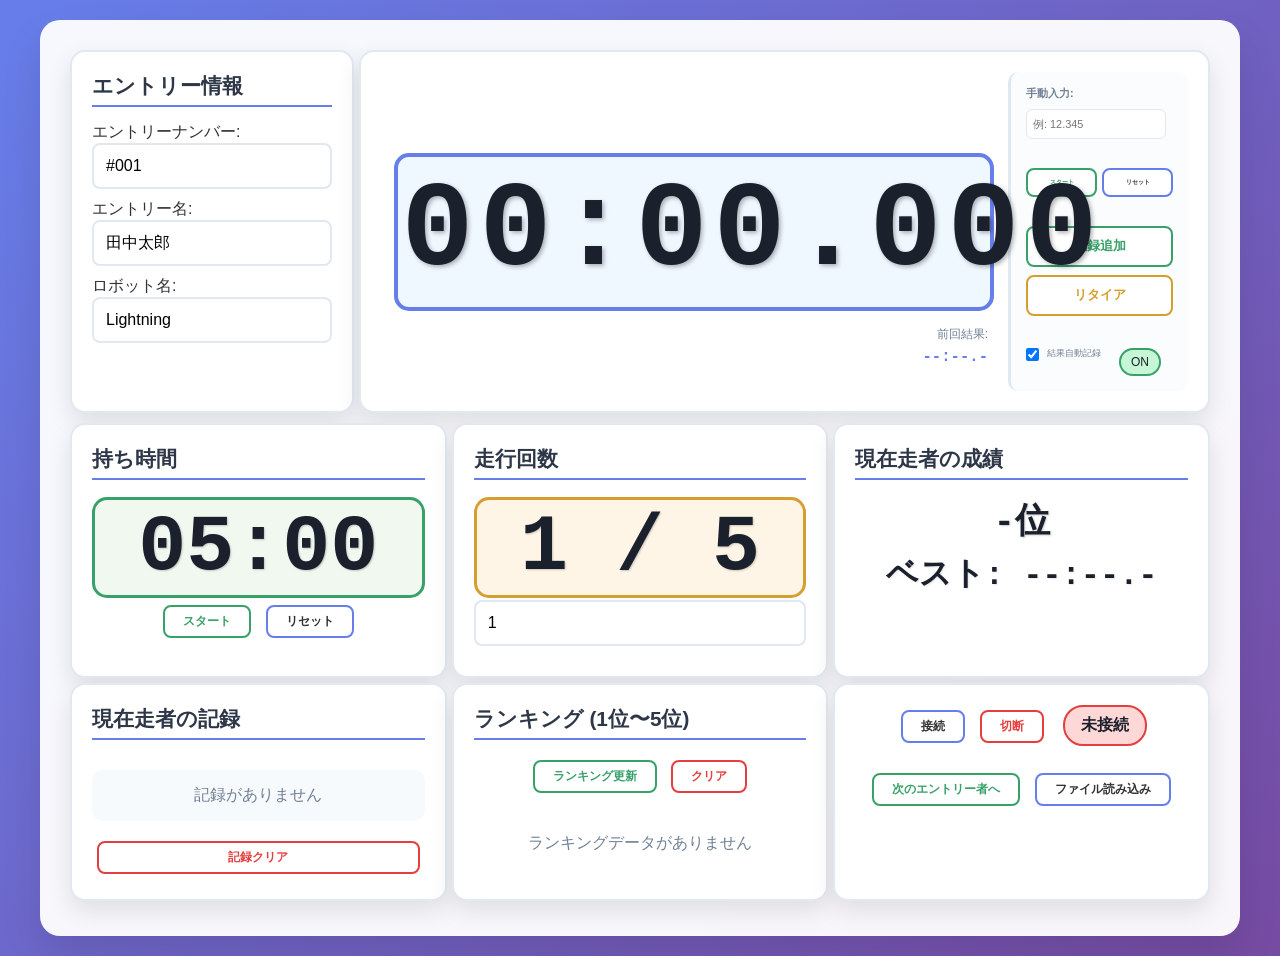
<file: index.html>
<!DOCTYPE html>
<html lang="ja">

<head>
    <meta charset="UTF-8">
    <meta name="viewport" content="width=device-width, initial-scale=1.0">
    <title>マイクロマウスタイム計測システム</title>
    <link rel="stylesheet" href="styles.css">
</head>

<body>
    <div class="container">
        <h1>マイクロマウスタイム計測システム</h1>



        <!-- エントリー情報・計測タイム -->
        <div class="grid-main">
            <!-- エントリー情報 -->
            <div class="card">
                <h2>エントリー情報</h2>
                <label>エントリーナンバー:</label>
                <input type="text" id="entryNumber" placeholder="例: #001" oninput="updateData()">
                <label>エントリー名:</label>
                <input type="text" id="entryName" placeholder="例: 田中太郎" oninput="updateData()">
                <label>ロボット名:</label>
                <input type="text" id="robotName" placeholder="例: Lightning" oninput="updateData()">
            </div>

            <!-- 計測タイム -->
            <div class="card measurement-card">
                <h2></h2>
                
                <!-- メイン表示エリア -->
                <div class="measurement-main">
                    <div id="realtimeTimer" class="realtime-display">00:00.000</div>
                    <div class="previous-result">
                        <span style="font-size: 12px; color: #718096;">前回結果:</span>
                        <div class="current-time" id="receivedTime">--:--.-</div>
                    </div>
                </div>
                
                <!-- コントロールエリア -->
                <div class="measurement-controls">
                    <div class="control-row">
                        <label>手動入力:</label>
                        <input type="text" id="manualTime" placeholder="例: 12.345" oninput="updateReceivedTime()">
                    </div>
                    
                    <div class="realtime-controls">
                        <button class="button success" id="realtimeToggleBtn" onclick="toggleRealtimeTimer()">スタート</button>
                        <button class="button" onclick="resetRealtimeTimer()">リセット</button>
                    </div>
                    
                    <div class="control-actions">
                        <button class="button success" onclick="addCurrentTime()">記録追加</button>
                        <button class="button warning" onclick="addRetiredRecord()">リタイア</button>
                    </div>
                    
                    <div class="auto-record-section">
                        <input type="checkbox" id="autoRecordMode" onchange="toggleAutoRecord()" checked>
                        <label>結果自動記録</label>
                        <span id="autoRecordIndicator" class="auto-record-indicator" style="display: inline-block;">ON</span>
                    </div>
                </div>
            </div>
        </div>

        <!-- その他の機能 -->
        <div class="grid-secondary">
            <!-- タイマー -->
            <div class="card">
                <h2>持ち時間</h2>
                <div class="timer-display" id="timerDisplay">05:00</div>
                <div style="text-align: center;">
                    <button class="button success" id="toggleTimerBtn" onclick="toggleTimer()">スタート</button>
                    <button class="button" onclick="resetTimer()">リセット</button>
                </div>
            </div>

            <!-- 走行回数 -->
            <div class="card">
                <h2>走行回数</h2>
                <div class="round-display" id="roundDisplay">1 / 5</div>
                <label></label>
                <input type="number" id="currentRound" value="1" min="1" max="5" oninput="updateRound()">
            </div>

            <!-- 現在走者の成績 -->
            <div class="card">
                <h2>現在走者の成績</h2>
                <div class="position" id="currentPosition">-位</div>
                <div class="best-time" id="currentBestTime">ベスト: --.-</div>
            </div>

            <!-- 現在走者の記録 -->
            <div class="card">
                <h2>現在走者の記録</h2>
                <div class="records-list" id="currentRecords">
                    <div style="text-align: center; color: #718096;">記録がありません</div>
                </div>
                <button class="button danger" onclick="clearCurrentRecords()">記録クリア</button>
            </div>
            
            <!-- ランキング -->
            <div class="card">
                <h2>ランキング (1位〜5位)</h2>
                <div style="text-align: center; margin-bottom: 15px;">
                    <button class="button success" onclick="updateRanking()">ランキング更新</button>
                    <button class="button danger" onclick="clearRanking()">クリア</button>
                </div>
                <div id="rankingList">
                    <div style="text-align: center; color: #718096; margin: 20px 0;">ランキングデータがありません</div>
                </div>
            </div>

            <!-- BLE接続制御・エントリー管理 -->
            <div class="card">
                <div class="grid-controls">
                    <!-- BLE接続制御 -->
                    <div class="ble-control">
                        <button class="button" onclick="connectBLE()">接続</button>
                        <button class="button danger" onclick="disconnectBLE()">切断</button>
                        <span class="connection-status disconnected" id="connectionStatus">未接続</span>
                    </div>

                    <!-- エントリー管理 -->
                    <div class="ble-control">
                        <button class="button success" onclick="loadNextEntry()">次のエントリー者へ</button>
                        <button class="button" onclick="loadCSV()">ファイル読み込み</button>
                        <input type="file" id="csvFile" accept=".csv" style="display: none;"
                            onchange="handleCSVFile(event)">
                    </div>
                </div>
            </div>
        </div>




    </div>

    <script src="script.js"></script>
</body>

</html>
</file>
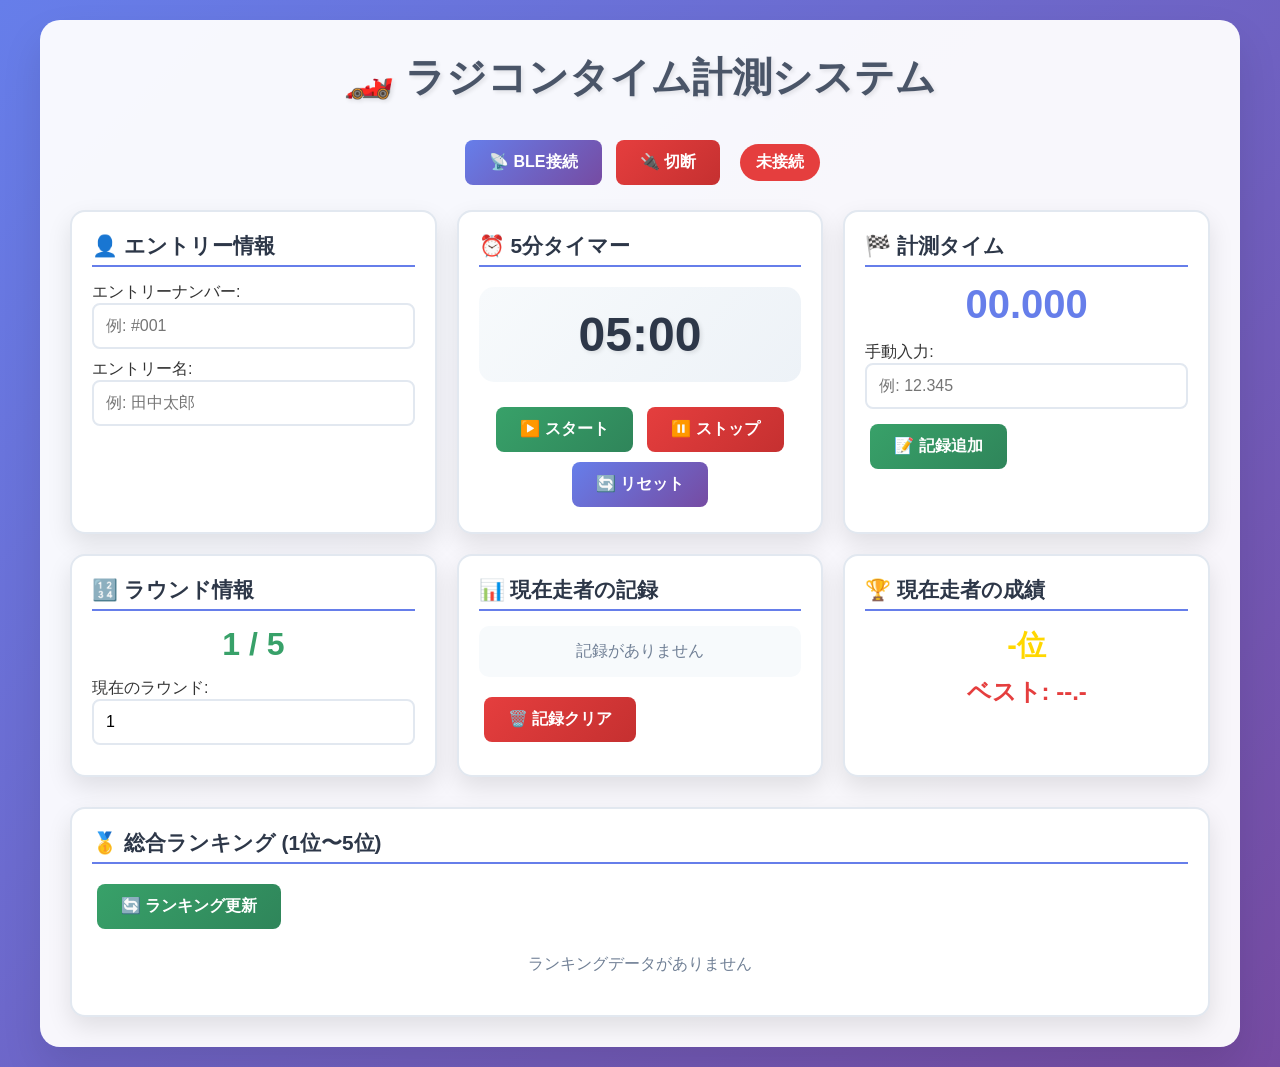
<file: main.html>
<!DOCTYPE html>
<html lang="ja">
<head>
    <meta charset="UTF-8">
    <meta name="viewport" content="width=device-width, initial-scale=1.0">
    <title>マイクロマウスタイム計測システム</title>
    <style>
        * {
            margin: 0;
            padding: 0;
            box-sizing: border-box;
        }

        body {
            font-family: 'Arial', sans-serif;
            background: linear-gradient(135deg, #667eea 0%, #764ba2 100%);
            color: #333;
            min-height: 100vh;
            padding: 20px;
        }

        .container {
            max-width: 1200px;
            margin: 0 auto;
            background: rgba(255, 255, 255, 0.95);
            border-radius: 20px;
            padding: 30px;
            box-shadow: 0 20px 40px rgba(0, 0, 0, 0.1);
        }

        h1 {
            text-align: center;
            color: #4a5568;
            margin-bottom: 30px;
            font-size: 2.5em;
            text-shadow: 2px 2px 4px rgba(0, 0, 0, 0.1);
        }

        .grid {
            display: grid;
            grid-template-columns: repeat(auto-fit, minmax(300px, 1fr));
            gap: 20px;
            margin-bottom: 30px;
        }

        .card {
            background: white;
            border-radius: 15px;
            padding: 20px;
            box-shadow: 0 10px 25px rgba(0, 0, 0, 0.1);
            border: 2px solid #e2e8f0;
            transition: transform 0.3s ease, box-shadow 0.3s ease;
        }

        .card:hover {
            transform: translateY(-5px);
            box-shadow: 0 15px 35px rgba(0, 0, 0, 0.15);
        }

        .card h2 {
            color: #2d3748;
            margin-bottom: 15px;
            font-size: 1.3em;
            border-bottom: 2px solid #667eea;
            padding-bottom: 5px;
        }

        input[type="text"], input[type="number"] {
            width: 100%;
            padding: 12px;
            border: 2px solid #e2e8f0;
            border-radius: 8px;
            font-size: 16px;
            margin-bottom: 10px;
            transition: border-color 0.3s ease;
        }

        input[type="text"]:focus, input[type="number"]:focus {
            outline: none;
            border-color: #667eea;
            box-shadow: 0 0 0 3px rgba(102, 126, 234, 0.1);
        }

        .button {
            background: linear-gradient(135deg, #667eea 0%, #764ba2 100%);
            color: white;
            border: none;
            padding: 12px 24px;
            border-radius: 8px;
            font-size: 16px;
            cursor: pointer;
            margin: 5px;
            transition: all 0.3s ease;
            font-weight: bold;
        }

        .button:hover {
            transform: translateY(-2px);
            box-shadow: 0 5px 15px rgba(102, 126, 234, 0.4);
        }

        .button:active {
            transform: translateY(0);
        }

        .button.danger {
            background: linear-gradient(135deg, #e53e3e 0%, #c53030 100%);
        }

        .button.success {
            background: linear-gradient(135deg, #38a169 0%, #2f855a 100%);
        }

        .timer-display {
            font-size: 3em;
            font-weight: bold;
            text-align: center;
            color: #2d3748;
            margin: 20px 0;
            padding: 20px;
            background: linear-gradient(135deg, #f7fafc 0%, #edf2f7 100%);
            border-radius: 15px;
            text-shadow: 2px 2px 4px rgba(0, 0, 0, 0.1);
        }

        .current-time {
            font-size: 2.5em;
            font-weight: bold;
            text-align: center;
            color: #667eea;
            margin: 15px 0;
        }

        .round-display {
            font-size: 2em;
            font-weight: bold;
            text-align: center;
            color: #38a169;
            margin: 15px 0;
        }

        .records-list {
            background: #f7fafc;
            border-radius: 10px;
            padding: 15px;
            margin: 15px 0;
        }

        .record-item {
            display: flex;
            justify-content: space-between;
            align-items: center;
            padding: 10px;
            margin: 5px 0;
            background: white;
            border-radius: 8px;
            border-left: 4px solid #667eea;
        }

        .ranking-item {
            display: flex;
            justify-content: space-between;
            align-items: center;
            padding: 15px;
            margin: 10px 0;
            background: linear-gradient(135deg, #f7fafc 0%, #edf2f7 100%);
            border-radius: 10px;
            border-left: 5px solid #ffd700;
        }

        .ranking-item:nth-child(1) { border-left-color: #ffd700; }
        .ranking-item:nth-child(2) { border-left-color: #c0c0c0; }
        .ranking-item:nth-child(3) { border-left-color: #cd7f32; }
        .ranking-item:nth-child(4) { border-left-color: #667eea; }
        .ranking-item:nth-child(5) { border-left-color: #764ba2; }

        .ble-control {
            text-align: center;
            margin-bottom: 20px;
        }

        .connection-status {
            display: inline-block;
            padding: 8px 16px;
            border-radius: 20px;
            font-weight: bold;
            margin-left: 10px;
        }

        .connected {
            background: #38a169;
            color: white;
        }

        .disconnected {
            background: #e53e3e;
            color: white;
        }

        .best-time {
            font-size: 1.5em;
            font-weight: bold;
            color: #e53e3e;
            text-align: center;
            margin: 10px 0;
        }

        .position {
            font-size: 1.8em;
            font-weight: bold;
            color: #ffd700;
            text-align: center;
            margin: 10px 0;
        }

        @media (max-width: 768px) {
            .container {
                padding: 15px;
            }
            
            .grid {
                grid-template-columns: 1fr;
            }
            
            .timer-display {
                font-size: 2em;
            }
            
            .current-time {
                font-size: 1.8em;
            }
        }
    </style>
</head>
<body>
    <div class="container">
        <h1>🏎️ ラジコンタイム計測システム</h1>
        
        <!-- BLE接続制御 -->
        <div class="ble-control">
            <button class="button" onclick="connectBLE()">📡 BLE接続</button>
            <button class="button danger" onclick="disconnectBLE()">🔌 切断</button>
            <span class="connection-status disconnected" id="connectionStatus">未接続</span>
        </div>

        <div class="grid">
            <!-- エントリー情報 -->
            <div class="card">
                <h2>👤 エントリー情報</h2>
                <label>エントリーナンバー:</label>
                <input type="text" id="entryNumber" placeholder="例: #001" oninput="updateData()">
                <label>エントリー名:</label>
                <input type="text" id="entryName" placeholder="例: 田中太郎" oninput="updateData()">
            </div>

            <!-- タイマー -->
            <div class="card">
                <h2>⏰ 5分タイマー</h2>
                <div class="timer-display" id="timerDisplay">05:00</div>
                <div style="text-align: center;">
                    <button class="button success" onclick="startTimer()">▶️ スタート</button>
                    <button class="button danger" onclick="stopTimer()">⏸️ ストップ</button>
                    <button class="button" onclick="resetTimer()">🔄 リセット</button>
                </div>
            </div>

            <!-- 計測タイム -->
            <div class="card">
                <h2>🏁 計測タイム</h2>
                <div class="current-time" id="receivedTime">00.000</div>
                <label>手動入力:</label>
                <input type="text" id="manualTime" placeholder="例: 12.345" oninput="updateReceivedTime()">
                <button class="button success" onclick="addCurrentTime()">📝 記録追加</button>
            </div>

            <!-- ラウンド数 -->
            <div class="card">
                <h2>🔢 ラウンド情報</h2>
                <div class="round-display" id="roundDisplay">1 / 5</div>
                <label>現在のラウンド:</label>
                <input type="number" id="currentRound" value="1" min="1" max="5" oninput="updateRound()">
            </div>

            <!-- 現在走者の記録 -->
            <div class="card">
                <h2>📊 現在走者の記録</h2>
                <div class="records-list" id="currentRecords">
                    <div style="text-align: center; color: #718096;">記録がありません</div>
                </div>
                <button class="button danger" onclick="clearCurrentRecords()">🗑️ 記録クリア</button>
            </div>

            <!-- 順位・ベストタイム -->
            <div class="card">
                <h2>🏆 現在走者の成績</h2>
                <div class="position" id="currentPosition">-位</div>
                <div class="best-time" id="currentBestTime">ベスト: --.-</div>
            </div>
        </div>

        <!-- ランキング -->
        <div class="card">
            <h2>🥇 総合ランキング (1位〜5位)</h2>
            <button class="button success" onclick="updateRanking()">🔄 ランキング更新</button>
            <div id="rankingList">
                <div style="text-align: center; color: #718096; margin: 20px 0;">ランキングデータがありません</div>
            </div>
        </div>
    </div>

    <script>
        // グローバル変数
        let bleDevice = null;
        let bleCharacteristic = null;
        let timerInterval = null;
        let timerSeconds = 300; // 5分 = 300秒
        let isTimerRunning = false;
        
        // データ保存用
        let currentRecordsList = [];
        let allRankingData = JSON.parse(localStorage.getItem('rankingData') || '[]');

        // 初期化
        document.addEventListener('DOMContentLoaded', function() {
            loadSavedData();
            updateDisplay();
        });

        // データ保存・読み込み
        function saveData() {
            const data = {
                entryNumber: document.getElementById('entryNumber').value,
                entryName: document.getElementById('entryName').value,
                currentRound: document.getElementById('currentRound').value,
                currentRecords: currentRecordsList,
                rankingData: allRankingData
            };
            localStorage.setItem('racingData', JSON.stringify(data));
            localStorage.setItem('rankingData', JSON.stringify(allRankingData));
        }

        function loadSavedData() {
            const saved = JSON.parse(localStorage.getItem('racingData') || '{}');
            if (saved.entryNumber) document.getElementById('entryNumber').value = saved.entryNumber;
            if (saved.entryName) document.getElementById('entryName').value = saved.entryName;
            if (saved.currentRound) document.getElementById('currentRound').value = saved.currentRound;
            if (saved.currentRecords) currentRecordsList = saved.currentRecords;
            updateDisplay();
        }

        // BLE接続
        async function connectBLE() {
            try {
                console.log('BLE接続を開始...');
                bleDevice = await navigator.bluetooth.requestDevice({
                    filters: [
                        { namePrefix: 'ESP32' },
                        { services: ['12345678-1234-1234-1234-123456789abc'] }
                    ],
                    optionalServices: ['12345678-1234-1234-1234-123456789abc']
                });

                const server = await bleDevice.gatt.connect();
                const service = await server.getPrimaryService('12345678-1234-1234-1234-123456789abc');
                bleCharacteristic = await service.getCharacteristic('87654321-4321-4321-4321-cba987654321');

                // 通知を有効化
                await bleCharacteristic.startNotifications();
                bleCharacteristic.addEventListener('characteristicvaluechanged', handleBLEData);

                document.getElementById('connectionStatus').textContent = 'BLE接続中';
                document.getElementById('connectionStatus').className = 'connection-status connected';
                
                console.log('BLE接続成功');
            } catch (error) {
                console.error('BLE接続エラー:', error);
                alert('BLE接続に失敗しました: ' + error.message);
            }
        }

        async function disconnectBLE() {
            if (bleDevice && bleDevice.gatt.connected) {
                bleDevice.gatt.disconnect();
                document.getElementById('connectionStatus').textContent = '未接続';
                document.getElementById('connectionStatus').className = 'connection-status disconnected';
                console.log('BLE切断完了');
            }
        }

        // BLEデータ受信処理
        function handleBLEData(event) {
            const value = new TextDecoder().decode(event.target.value);
            console.log('BLEデータ受信:', value);
            
            // タイムデータの形式を想定 (例: "TIME:12.345")
            if (value.startsWith('TIME:')) {
                const timeValue = value.replace('TIME:', '');
                document.getElementById('receivedTime').textContent = timeValue;
                document.getElementById('manualTime').value = timeValue;
            }
        }

        // タイマー機能
        function startTimer() {
            if (!isTimerRunning) {
                isTimerRunning = true;
                timerInterval = setInterval(updateTimer, 1000);
            }
        }

        function stopTimer() {
            isTimerRunning = false;
            if (timerInterval) {
                clearInterval(timerInterval);
            }
        }

        function resetTimer() {
            stopTimer();
            timerSeconds = 300;
            updateTimerDisplay();
        }

        function updateTimer() {
            if (timerSeconds > 0) {
                timerSeconds--;
                updateTimerDisplay();
            } else {
                stopTimer();
                alert('⏰ タイムアップ！');
            }
        }

        function updateTimerDisplay() {
            const minutes = Math.floor(timerSeconds / 60);
            const seconds = timerSeconds % 60;
            document.getElementById('timerDisplay').textContent = 
                String(minutes).padStart(2, '0') + ':' + String(seconds).padStart(2, '0');
        }

        // 記録管理
        function updateReceivedTime() {
            const manualTime = document.getElementById('manualTime').value;
            if (manualTime) {
                document.getElementById('receivedTime').textContent = manualTime;
            }
        }

        function addCurrentTime() {
            const timeValue = document.getElementById('receivedTime').textContent;
            if (timeValue && timeValue !== '00.000') {
                currentRecordsList.push(parseFloat(timeValue));
                updateDisplay();
                saveData();
                
                // ラウンド自動更新
                const currentRound = parseInt(document.getElementById('currentRound').value);
                if (currentRound < 5) {
                    document.getElementById('currentRound').value = currentRound + 1;
                    updateRound();
                }
            }
        }

        function clearCurrentRecords() {
            if (confirm('現在の記録をすべて削除しますか？')) {
                currentRecordsList = [];
                updateDisplay();
                saveData();
            }
        }

        // 表示更新
        function updateData() {
            saveData();
        }

        function updateRound() {
            const round = document.getElementById('currentRound').value;
            document.getElementById('roundDisplay').textContent = round + ' / 5';
            saveData();
        }

        function updateDisplay() {
            // 現在の記録表示
            const recordsContainer = document.getElementById('currentRecords');
            if (currentRecordsList.length === 0) {
                recordsContainer.innerHTML = '<div style="text-align: center; color: #718096;">記録がありません</div>';
            } else {
                recordsContainer.innerHTML = currentRecordsList.map((time, index) => 
                    `<div class="record-item">
                        <span>第${index + 1}走</span>
                        <span style="font-weight: bold; color: #667eea;">${time.toFixed(3)}秒</span>
                        <button class="button" onclick="removeRecord(${index})" style="padding: 5px 10px; font-size: 12px;">削除</button>
                    </div>`
                ).join('');
            }

            // ベストタイム表示
            if (currentRecordsList.length > 0) {
                const bestTime = Math.min(...currentRecordsList);
                document.getElementById('currentBestTime').textContent = `ベスト: ${bestTime.toFixed(3)}秒`;
                
                // 順位計算
                calculateCurrentPosition(bestTime);
            } else {
                document.getElementById('currentBestTime').textContent = 'ベスト: --.-';
                document.getElementById('currentPosition').textContent = '-位';
            }

            updateRankingDisplay();
        }

        function removeRecord(index) {
            currentRecordsList.splice(index, 1);
            updateDisplay();
            saveData();
        }

        function calculateCurrentPosition(currentBest) {
            let position = 1;
            for (const entry of allRankingData) {
                if (entry.bestTime < currentBest) {
                    position++;
                }
            }
            document.getElementById('currentPosition').textContent = position + '位';
        }

        function updateRanking() {
            const entryName = document.getElementById('entryName').value || '無名';
            const entryNumber = document.getElementById('entryNumber').value || '#000';
            
            if (currentRecordsList.length === 0) {
                alert('記録がありません。まず走行記録を追加してください。');
                return;
            }

            const bestTime = Math.min(...currentRecordsList);
            
            // 既存エントリーを更新または新規追加
            const existingIndex = allRankingData.findIndex(entry => 
                entry.name === entryName || entry.number === entryNumber
            );
            
            if (existingIndex >= 0) {
                allRankingData[existingIndex] = {
                    name: entryName,
                    number: entryNumber,
                    bestTime: bestTime
                };
            } else {
                allRankingData.push({
                    name: entryName,
                    number: entryNumber,
                    bestTime: bestTime
                });
            }

            // ソート
            allRankingData.sort((a, b) => a.bestTime - b.bestTime);
            
            updateDisplay();
            saveData();
            alert('ランキングを更新しました！');
        }

        function updateRankingDisplay() {
            const rankingContainer = document.getElementById('rankingList');
            if (allRankingData.length === 0) {
                rankingContainer.innerHTML = '<div style="text-align: center; color: #718096; margin: 20px 0;">ランキングデータがありません</div>';
                return;
            }

            const top5 = allRankingData.slice(0, 5);
            rankingContainer.innerHTML = top5.map((entry, index) => {
                const medals = ['🥇', '🥈', '🥉', '4️⃣', '5️⃣'];
                return `<div class="ranking-item">
                    <div>
                        <span style="font-size: 1.5em;">${medals[index]}</span>
                        <strong>${entry.name}</strong> (${entry.number})
                    </div>
                    <div style="font-size: 1.2em; font-weight: bold; color: #667eea;">
                        ${entry.bestTime.toFixed(3)}秒
                    </div>
                </div>`;
            }).join('');
        }

        // 初期表示更新
        updateTimerDisplay();
        updateRound();
    </script>
</body>
</html>
</file>
<file: styles.css>
* {
    margin: 0;
    padding: 0;
    box-sizing: border-box;
}

body {
    font-family: 'Arial', sans-serif;
    background: linear-gradient(135deg, #667eea 0%, #764ba2 100%);
    color: #333;
    min-height: 100vh;
    padding: 20px;
}

.container {
    max-width: 1200px;
    margin: 0 auto;
    background: rgba(255, 255, 255, 0.95);
    border-radius: 20px;
    padding: 30px;
    box-shadow: 0 20px 40px rgba(0, 0, 0, 0.1);
}

h1 {
    /*text-align: center;
    color: #4a5568;
    margin-bottom: 30px;
    font-size: 2.5em;
    text-shadow: 2px 2px 4px rgba(0, 0, 0, 0.1);*/
    display: none; /* Hide the h1 element */
}

.grid {
    display: grid;
    grid-template-columns: repeat(auto-fit, minmax(300px, 1fr));
    gap: 20px;
    margin-bottom: 30px;
}

/* エントリー情報・計測タイム用のグリッド（2列固定） */
.grid-main {
    display: grid;
    grid-template-columns: 1fr 3fr;
    gap: 5px;
    margin-bottom: 5px;
    min-height: 300px; /* 最小高さに変更して重なりを防ぐ */
}

/* その他機能用のグリッド（3列レイアウト） */
.grid-secondary {
    display: grid;
    grid-template-columns: repeat(auto-fit, minmax(300px, 1fr));
    gap: 5px;
    margin-bottom: 5px;
    margin-top: 10px; /* 上部マージンを追加して重なりを防ぐ */
}

.card {
    background: white;
    border-radius: 15px;
    padding: 20px;
    box-shadow: 0 10px 25px rgba(0, 0, 0, 0.1);
    border: 2px solid #e2e8f0;
    transition: transform 0.3s ease, box-shadow 0.3s ease;
    min-height: 200px; /* 最小高さに変更 */
    display: flex;
    flex-direction: column;
}

.card:hover {
    transform: translateY(-5px);
    box-shadow: 0 15px 35px rgba(0, 0, 0, 0.15);
}

.card h2 {
    color: #2d3748;
    margin-bottom: 15px;
    font-size: 1.3em;
    border-bottom: 2px solid #667eea;
    padding-bottom: 5px;
}

input[type="text"], input[type="number"] {
    width: 100%;
    padding: 12px;
    border: 2px solid #e2e8f0;
    border-radius: 8px;
    font-size: 16px;
    margin-bottom: 10px;
    transition: border-color 0.3s ease;
}

input[type="text"]:focus, input[type="number"]:focus {
    outline: none;
    border-color: #667eea;
    box-shadow: 0 0 0 3px rgba(102, 126, 234, 0.1);
}

.button {
    background: #ffffff;
    color: #333333;
    border: 2px solid #667eea;
    padding: 6px 18px;
    border-radius: 8px;
    font-size: 12px;
    cursor: pointer;
    margin: 5px;
    transition: all 0.3s ease;
    font-weight: bold;
}

.button:hover {
    background: #f7fafc;
    border-color: #5a67d8;
    transform: translateY(-1px);
    box-shadow: 0 3px 10px rgba(102, 126, 234, 0.3);
}

.button:active {
    transform: translateY(0);
    background: #edf2f7;
}

.button.danger {
    border-color: #e53e3e;
    color: #e53e3e;
}

.button.danger:hover {
    background: #fed7d7;
    border-color: #c53030;
}

.button.success {
    border-color: #38a169;
    color: #38a169;
}

.button.success:hover {
    background: #c6f6d5;
    border-color: #2f855a;
}

.button.warning {
    border-color: #d69e2e;
    color: #d69e2e;
}

.button.warning:hover {
    background: #faf089;
    border-color: #b7791f;
}

.timer-display {
    font-size: 80px; /* emからpxに変更 */
    font-weight: bold;
    text-align: center;
    color: #1a202c;
    margin: 2px 0;
    padding: 2px;
    background: #f0f8f0;
    border: 3px solid #38a169;
    border-radius: 15px;
    text-shadow: 1px 1px 2px rgba(0, 0, 0, 0.2);
    font-family: monospace; /* フォントフォールバックを強化 */
}

.current-time {
    font-size: 40px; /* emからpxに変更 */
    font-weight: bold;
    text-align: center;
    color: #667eea;
    margin: 15px 0;
    font-family: monospace; /* フォントフォールバックを強化 */
}

/* 計測タイムカード内のレイアウト調整 */
.measurement-card {
    display: flex;
    flex-direction: row;
    height: 100%;
    gap: 0px;
    /* カードのflexレイアウトを無効化 */
    flex-direction: row !important;
}

.measurement-main {
    flex: 1;
    display: flex;
    flex-direction: column;
    justify-content: center;
    align-items: center;
    position: relative;
}

.realtime-display {
    font-size: 120px !important; /* emからpxに変更して絶対サイズ指定 */
    font-weight: bold !important;
    color: #1a202c !important;
    margin: 10px 0 !important;
    text-shadow: 2px 2px 4px rgba(0, 0, 0, 0.3) !important;
    background: #f0f8ff !important;
    padding: 3px !important;
    border: 4px solid #667eea !important;
    border-radius: 15px !important;
    flex-shrink: 0; /* サイズを固定 */
    font-family: monospace !important; /* フォントフォールバックを強化 */
    min-width: 600px; /* 最小幅を固定 */
    width: 600px; /* 幅を固定 */
    text-align: center !important;
    letter-spacing: 0.05em !important; /* 文字間隔を調整 */
    line-height: 1.2 !important; /* 行間を明示的に指定 */
    height: auto !important; /* 高さを自動調整 */
}

.realtime-controls {
    display: flex;
    justify-content: center;
    gap: 5px;
    margin: 5px 0;
}

.realtime-controls .button {
    padding: 8px 8px;
    font-size: 0.1em;
    margin: 0;
    width: 100%;
}


.previous-result {
    position: absolute;
    bottom: 20px;
    right: 20px;
    text-align: right;
}

.previous-result .current-time {
    font-size: 1.2em;
    margin: 5px 0;
    color: #667eea;
}

.measurement-controls {
    display: flex;
    flex-direction: column;
    justify-content: center;
    gap: 12px;
    width: 180px;
    padding: 15px;
    background: rgba(247, 250, 252, 0.5);
    border-radius: 10px;
    border-left: 3px solid #e2e8f0;
}

.control-row {
    display: flex;
    flex-direction: column;
    gap: 5px;
    margin-bottom: 12px;
    font-size: 0.85em;
}

.control-row label {
    font-size: 0.8em;
    color: #718096;
    font-weight: bold;
    text-align: left;
    margin-bottom: 3px;
}

.control-row input[type="text"] {
    padding: 6px; /* パディングを小さく */
    font-size: 0.8em; /* フォントサイズを小さく */
    margin-bottom: 0;
    border: 1px solid #e2e8f0;
    border-radius: 6px;
    width: 140px; /* より小さな幅 */
    height: 30px; /* 高さを指定 */
}

.control-actions {
    display: flex;
    flex-direction: column;
    gap: 8px;
    margin: 12px 0;
}

.control-actions .button {
    padding: 10px 12px;
    font-size: 0.8em;
    margin: 0;
    width: 100%;
    text-align: center;
}

.auto-record-section {
    display: flex;;
    align-items: flex-start;
    gap: 8px;
    font-size: 0.75em;
    color: #718096;
    margin-top: 8px;
}

.auto-record-section input[type="checkbox"] {
    margin: 0;
    margin-bottom: 5px;
}

.auto-record-section label {
    margin: 0;
    font-size: 0.75em;
    line-height: 1.3;
}

.round-display {
    font-size: 80px; /* emからpxに変更 */
    font-weight: bold;
    text-align: center;
    color: #1a202c;
    margin: 2px 0;
    background: #fff5e6;
    padding: 2px;
    border: 3px solid #d69e2e;
    border-radius: 15px;
    text-shadow: 1px 1px 2px rgba(0, 0, 0, 0.2);
    font-family: monospace; /* フォントフォールバックを強化 */
}

.records-list {
    background: #f7fafc;
    border-radius: 11px;
    padding: 15px;
    margin: 15px 0;
}

.record-item {
    display: flex;
    justify-content: space-between;
    align-items: center;
    padding: 5px;
    margin: 5px 0;
    background: white;
    border-radius: 8px;
    border-left: 4px solid #667eea;
}

.record-item.retired {
    border-left-color: #e53e3e;
    background: #fed7d7;
}

.ranking-item {
    display: flex;
    justify-content: space-between;
    align-items: center;
    padding: 15px;
    margin: 5px 0;
    background: linear-gradient(135deg, #f7fafc 0%, #edf2f7 100%);
    border-radius: 10px;
    border-left: 5px solid #ffd700;
}

.ranking-item:nth-child(1) { border-left-color: #ffd700; }
.ranking-item:nth-child(2) { border-left-color: #c0c0c0; }
.ranking-item:nth-child(3) { border-left-color: #cd7f32; }
.ranking-item:nth-child(4) { border-left-color: #667eea; }
.ranking-item:nth-child(5) { border-left-color: #764ba2; }

.ble-control {
    text-align: center;
    margin-bottom: 20px;
}

.connection-status {
    display: inline-block;
    padding: 8px 16px;
    border-radius: 20px;
    font-weight: bold;
    margin-left: 10px;
    border: 2px solid;
}

.connected {
    background: #c6f6d5;
    color: #1a202c;
    border-color: #38a169;
}

.disconnected {
    background: #fed7d7;
    color: #1a202c;
    border-color: #e53e3e;
}

.best-time {
    font-size: 32px; /* emからpxに変更 */
    font-weight: bold;
    color: #1a202c;
    text-align: center;
    margin: 1px 0;
    padding: 5px;
    text-shadow: 1px 1px 2px rgba(0, 0, 0, 0.1);
    font-family: monospace; /* フォントフォールバックを強化 */
}

.position {
    font-size: 35px; /* emからpxに変更 */
    font-weight: bold;
    color: #1a202c;
    text-align: center;
    margin: 1px 0;
    padding: 1px;
    text-shadow: 1px 1px 2px rgba(0, 0, 0, 0.2);
    font-family: monospace; /* フォントフォールバックを強化 */
}

.auto-record-indicator {
    background: #c6f6d5;
    color: #1a202c;
    border: 2px solid #38a169;
    padding: 5px 10px;
    border-radius: 15px;
    font-size: 12px;
    margin-left: 10px;
}

@media (max-width: 768px) {
    .container {
        padding: 15px;
    }
    
    .grid,
    .grid-controls,
    .grid-main,
    .grid-secondary {
        grid-template-columns: 1fr;
    }
    
    .grid-main {
        min-height: auto; /* モバイルでは最小高さ制限も解除 */
        margin-bottom: 20px;
    }
    
    .timer-display {
        font-size: 32px; /* emからpxに変更 */
        padding: 15px;
    }
    
    .current-time {
        font-size: 28px; /* emからpxに変更 */
    }
    
    .realtime-display {
        font-size: 80px !important; /* モバイル用のpxサイズ */
        min-width: 400px !important; /* モバイル用の最小幅 */
        width: 400px !important; /* モバイル用の幅 */
    }
    
    .measurement-card {
        flex-direction: column;
        gap: 15px;
    }
    
    .realtime-controls {
        margin: 10px 0;
    }
    
    .realtime-controls .button {
        padding: 12px 20px;
        font-size: 1em;
    }
    
    .measurement-controls {
        width: 100%;
        padding: 10px;
    }
    
    .control-actions {
        flex-direction: row;
        gap: 5px;
    }
    
    .control-actions .button {
        width: auto;
        flex: 1;
    }
    
    .auto-record-section {
        flex-direction: row;
        align-items: center;
        justify-content: flex-start;
        gap: 8px;
    }
}
</file>
